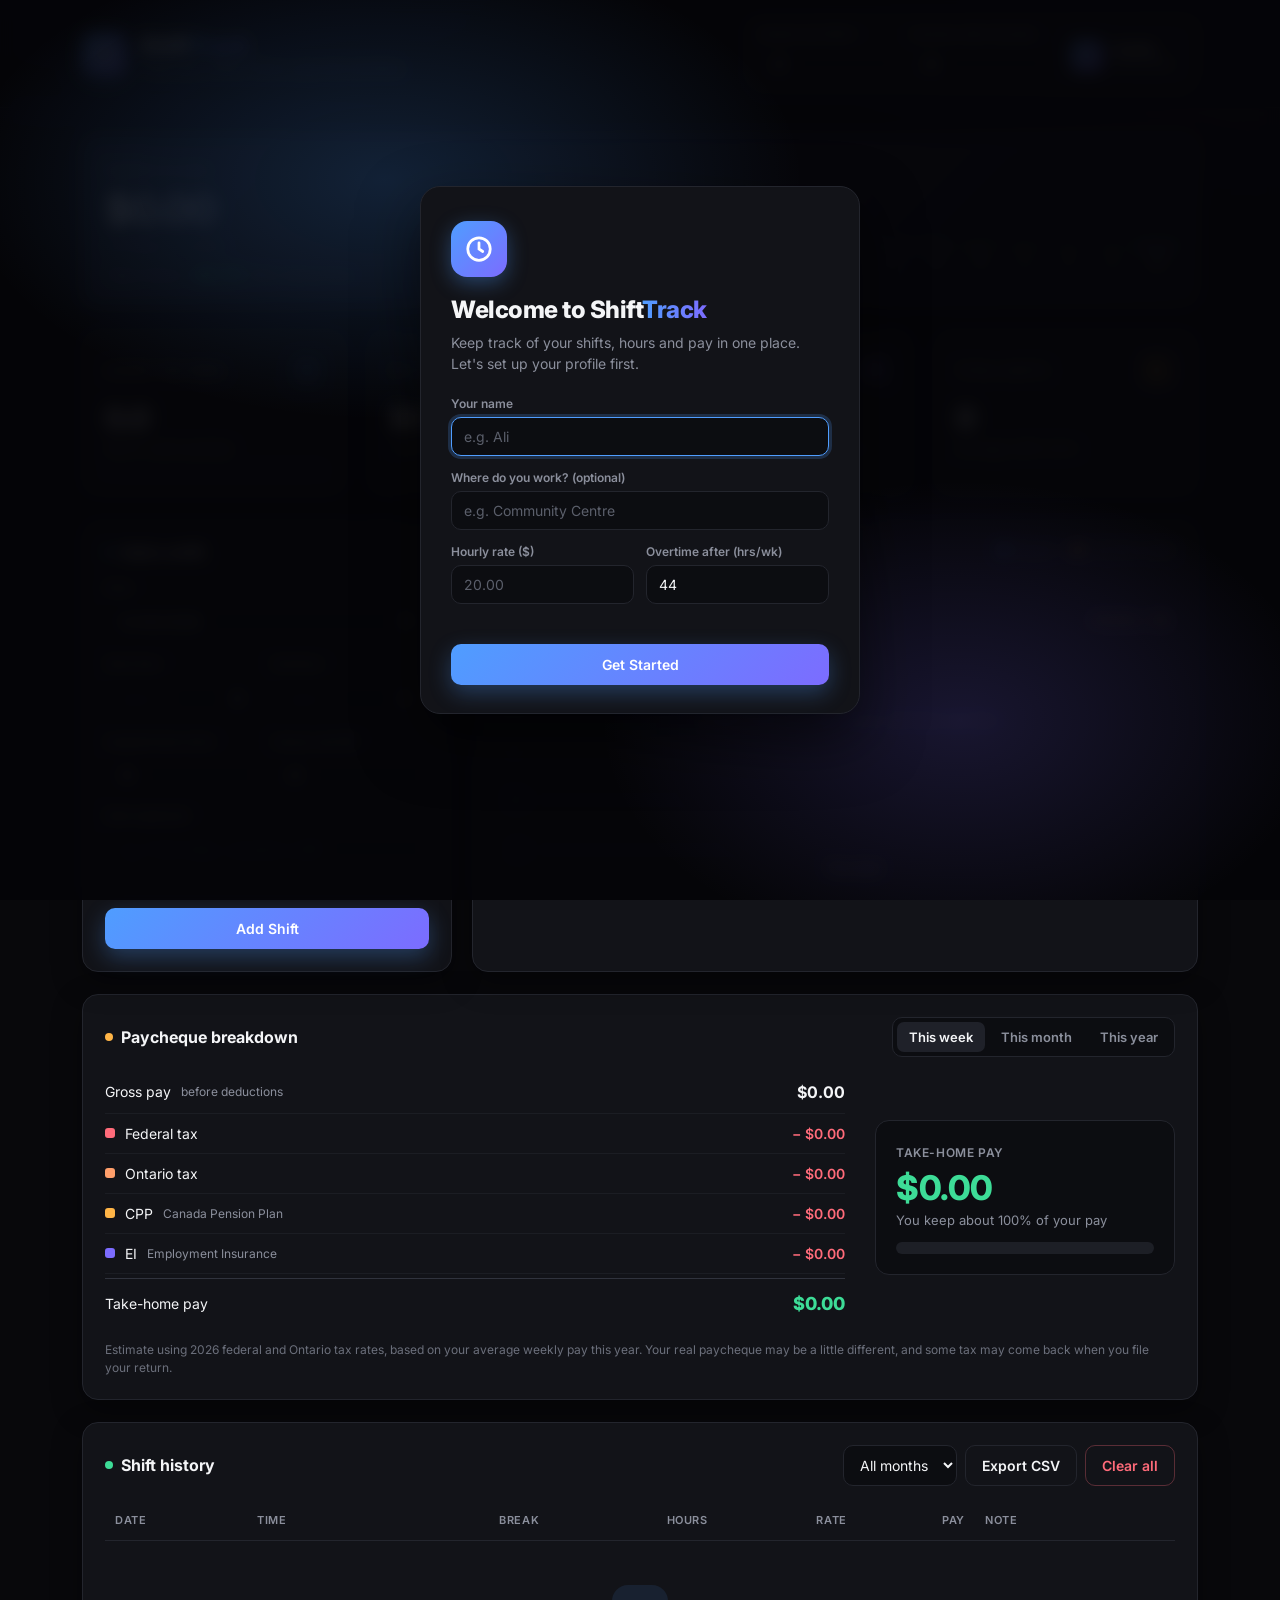
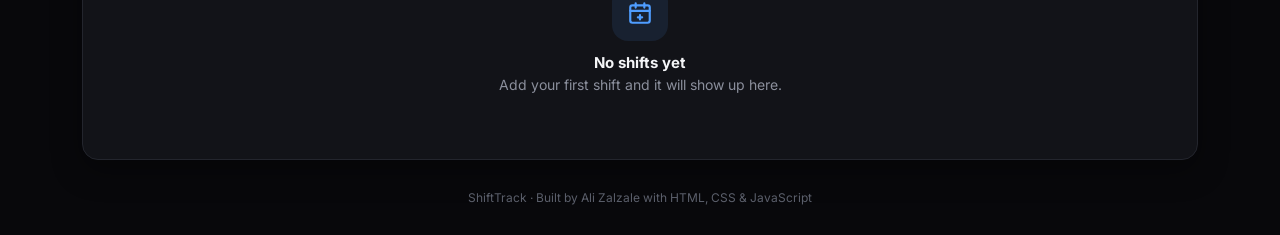
<file: index.html>
<!DOCTYPE html>
<html lang="en">
<head>
  <meta charset="UTF-8">
  <meta name="viewport" content="width=device-width, initial-scale=1.0">
  <title>ShiftTrack – Work Shift & Pay Tracker</title>
  <link rel="icon" href="data:image/svg+xml,<svg xmlns='http://www.w3.org/2000/svg' viewBox='0 0 64 64'><defs><linearGradient id='g' x1='0' y1='0' x2='1' y2='1'><stop offset='0' stop-color='%234f9dff'/><stop offset='1' stop-color='%237c6cff'/></linearGradient></defs><rect width='64' height='64' rx='16' fill='url(%23g)'/><circle cx='32' cy='32' r='17' fill='none' stroke='white' stroke-width='5'/><path d='M32 23v10l7 5' fill='none' stroke='white' stroke-width='5' stroke-linecap='round' stroke-linejoin='round'/></svg>">
  <link rel="preconnect" href="https://fonts.googleapis.com">
  <link href="https://fonts.googleapis.com/css2?family=Inter:wght@400;600;700;800&display=swap" rel="stylesheet">
  <link rel="stylesheet" href="css-shiftracker.css">
</head>
<body>

<!-- Welcome screen (shown the first time, or when editing your profile) -->
<div id="welcome" class="overlay">
  <div class="welcome-box">
    <div class="logo big">
      <svg viewBox="0 0 24 24" fill="none" stroke="#fff" stroke-width="2.2" stroke-linecap="round"><circle cx="12" cy="12" r="9"/><path d="M12 7v5l3 2"/></svg>
    </div>
    <h2 id="welcomeTitle">Welcome to Shift<span>Track</span></h2>
    <p id="welcomeText">Keep track of your shifts, hours and pay in one place. Let's set up your profile first.</p>

    <div class="field">
      <label for="wName">Your name</label>
      <input type="text" id="wName" placeholder="e.g. Ali" maxlength="30">
    </div>
    <div class="field">
      <label for="wJob">Where do you work? (optional)</label>
      <input type="text" id="wJob" placeholder="e.g. Community Centre" maxlength="40">
    </div>
    <div class="row">
      <div><label for="wRate">Hourly rate ($)</label><input type="number" id="wRate" min="0" step="0.01" placeholder="20.00"></div>
      <div><label for="wOT">Overtime after (hrs/wk)</label><input type="number" id="wOT" min="1" step="1" value="44"></div>
    </div>
    <div id="welcomeError"></div>
    <button type="button" class="btn-primary" id="welcomeBtn">Get Started</button>
    <button type="button" class="btn-ghost" id="welcomeCancel">Cancel</button>
  </div>
</div>

<header>
  <div class="header-inner">
    <div class="brand">
      <div class="logo">
        <svg viewBox="0 0 24 24" fill="none" stroke="#fff" stroke-width="2.2" stroke-linecap="round"><circle cx="12" cy="12" r="9"/><path d="M12 7v5l3 2"/></svg>
      </div>
      <div>
        <h1>Shift<span>Track</span></h1>
        <p id="greeting">Track your shifts, hours, pay and overtime.</p>
      </div>
    </div>
    <div class="settings">
      <div>
        <label for="defaultRate">Default rate ($/hr)</label>
        <input type="number" id="defaultRate" min="0" step="0.01">
      </div>
      <div>
        <label for="otLimit">Overtime after (hrs/wk)</label>
        <input type="number" id="otLimit" min="1" step="1">
      </div>
      <button type="button" class="profile-btn" id="profileBtn" title="Edit profile">
        <span class="avatar" id="avatar">?</span>
        <span class="profile-text"><strong id="profileName">Profile</strong><small id="profileJob">Edit profile</small></span>
      </button>
    </div>
  </div>
</header>

<main>
  <!-- Earned this year banner -->
  <section class="card year-card">
    <div class="year-left">
      <span class="year-label" id="yearLabel">Earned this year</span>
      <div class="year-amount" id="yearPay">$0.00</div>
      <div class="year-sub" id="yearSub">0.0 hours · 0 shifts</div>
      <div class="year-net">Take-home ≈ <strong id="yearNet">$0.00</strong> after deductions</div>
    </div>
    <div class="year-months" id="yearMonths"></div>
  </section>
  <!-- Summary cards -->
  <section class="stats">
    <div class="card stat">
      <div class="stat-top">
        <span class="label">Hours this week</span>
        <span class="icon blue"><svg viewBox="0 0 24 24" fill="none" stroke="currentColor" stroke-width="2" stroke-linecap="round"><circle cx="12" cy="12" r="9"/><path d="M12 7v5l3 2"/></svg></span>
      </div>
      <div class="value" id="weekHours">0.0</div>
      <div class="sub" id="weekOT">44.0 h until overtime</div>
      <div class="progress"><div class="progress-fill" id="otProgress"></div></div>
    </div>
    <div class="card stat">
      <div class="stat-top">
        <span class="label">Pay this week</span>
        <span class="icon green"><svg viewBox="0 0 24 24" fill="none" stroke="currentColor" stroke-width="2" stroke-linecap="round"><path d="M12 2v20M17 6H9.5a3.5 3.5 0 0 0 0 7h5a3.5 3.5 0 0 1 0 7H6"/></svg></span>
      </div>
      <div class="value" id="weekPay">$0.00</div>
      <div class="sub" id="weekNet">≈ $0.00 take-home</div>
    </div>
    <div class="card stat">
      <div class="stat-top">
        <span class="label">Pay this month</span>
        <span class="icon indigo"><svg viewBox="0 0 24 24" fill="none" stroke="currentColor" stroke-width="2" stroke-linecap="round"><rect x="3" y="5" width="18" height="16" rx="2"/><path d="M3 10h18M8 3v4M16 3v4"/></svg></span>
      </div>
      <div class="value" id="monthPay">$0.00</div>
      <div class="sub" id="monthNet">≈ $0.00 take-home</div>
    </div>
    <div class="card stat">
      <div class="stat-top">
        <span class="label">Total shifts</span>
        <span class="icon orange"><svg viewBox="0 0 24 24" fill="none" stroke="currentColor" stroke-width="2" stroke-linecap="round"><path d="M9 11l3 3 8-8"/><path d="M20 12v7a2 2 0 0 1-2 2H6a2 2 0 0 1-2-2V5a2 2 0 0 1 2-2h9"/></svg></span>
      </div>
      <div class="value" id="totalShifts">0</div>
      <div class="sub" id="avgShift">Average shift: 0.0 h</div>
    </div>
  </section>

  <section class="grid">
    <!-- Add / edit shift form -->
    <div class="card">
      <h2><span class="dot"></span><span id="formTitle">Add a shift</span></h2>
      <form id="shiftForm" novalidate>
        <div class="field">
          <label for="date">Date</label>
          <input type="date" id="date">
        </div>
        <div class="row">
          <div><label for="start">Start time</label><input type="time" id="start"></div>
          <div><label for="end">End time</label><input type="time" id="end"></div>
        </div>
        <div class="row">
          <div><label for="breakMin">Unpaid break (min)</label><input type="number" id="breakMin" min="0" value="30"></div>
          <div><label for="rate">Hourly rate ($)</label><input type="number" id="rate" min="0" step="0.01"></div>
        </div>
        <div class="field">
          <label for="note">Note (optional)</label>
          <input type="text" id="note" placeholder="e.g. Front desk, covered a shift">
        </div>
        <div id="preview"></div>
        <div id="formError"></div>
        <button type="button" class="btn-primary" id="submitBtn">Add Shift</button>
        <button type="button" class="btn-ghost" id="cancelEdit">Cancel edit</button>
      </form>
    </div>

    <!-- Chart -->
    <div class="card">
      <div class="chart-head">
        <h2><span class="dot" style="background: var(--indigo)"></span>Hours per week</h2>
        <div class="legend">
          <span><i style="background: var(--blue)"></i>Regular</span>
          <span><i style="background: var(--orange)"></i>Overtime week</span>
        </div>
      </div>
      <canvas id="chart"></canvas>
    </div>
  </section>

  <!-- Paycheque breakdown (taxes, CPP, EI) -->
  <section class="card paycheque">
    <div class="table-head">
      <h2><span class="dot" style="background: var(--orange)"></span>Paycheque breakdown</h2>
      <div class="tabs" id="periodTabs">
        <button type="button" data-period="week" class="active">This week</button>
        <button type="button" data-period="month">This month</button>
        <button type="button" data-period="year">This year</button>
      </div>
    </div>
    <div class="pc-body">
      <div class="pc-rows" id="pcRows"></div>
      <div class="pc-side">
        <span class="year-label">Take-home pay</span>
        <div class="pc-net" id="pcNet">$0.00</div>
        <div class="pc-percent" id="pcPercent">You keep 100% of your pay</div>
        <div class="pc-bar" id="pcBar"></div>
      </div>
    </div>
    <p class="pc-note">Estimate using 2026 federal and Ontario tax rates, based on your average weekly pay this year. Your real paycheque may be a little different, and some tax may come back when you file your return.</p>
  </section>

  <!-- Shift history table -->
  <section class="card">
    <div class="table-head">
      <h2><span class="dot" style="background: var(--green)"></span>Shift history</h2>
      <div class="tools">
        <select id="monthFilter"></select>
        <button class="btn-ghost" id="exportBtn">Export CSV</button>
        <button class="btn-danger" id="clearBtn">Clear all</button>
      </div>
    </div>
    <div class="table-wrap">
      <table>
        <thead>
          <tr>
            <th>Date</th><th>Time</th><th class="num">Break</th><th class="num">Hours</th>
            <th class="num">Rate</th><th class="num">Pay</th><th>Note</th><th></th>
          </tr>
        </thead>
        <tbody id="shiftTable"></tbody>
      </table>
    </div>
  </section>
</main>

<footer>ShiftTrack · Built by Ali Zalzale with HTML, CSS &amp; JavaScript</footer>

<div id="toast"></div>

<script src="js-shiftracker.js"></script>
</body>
</html>
</file>
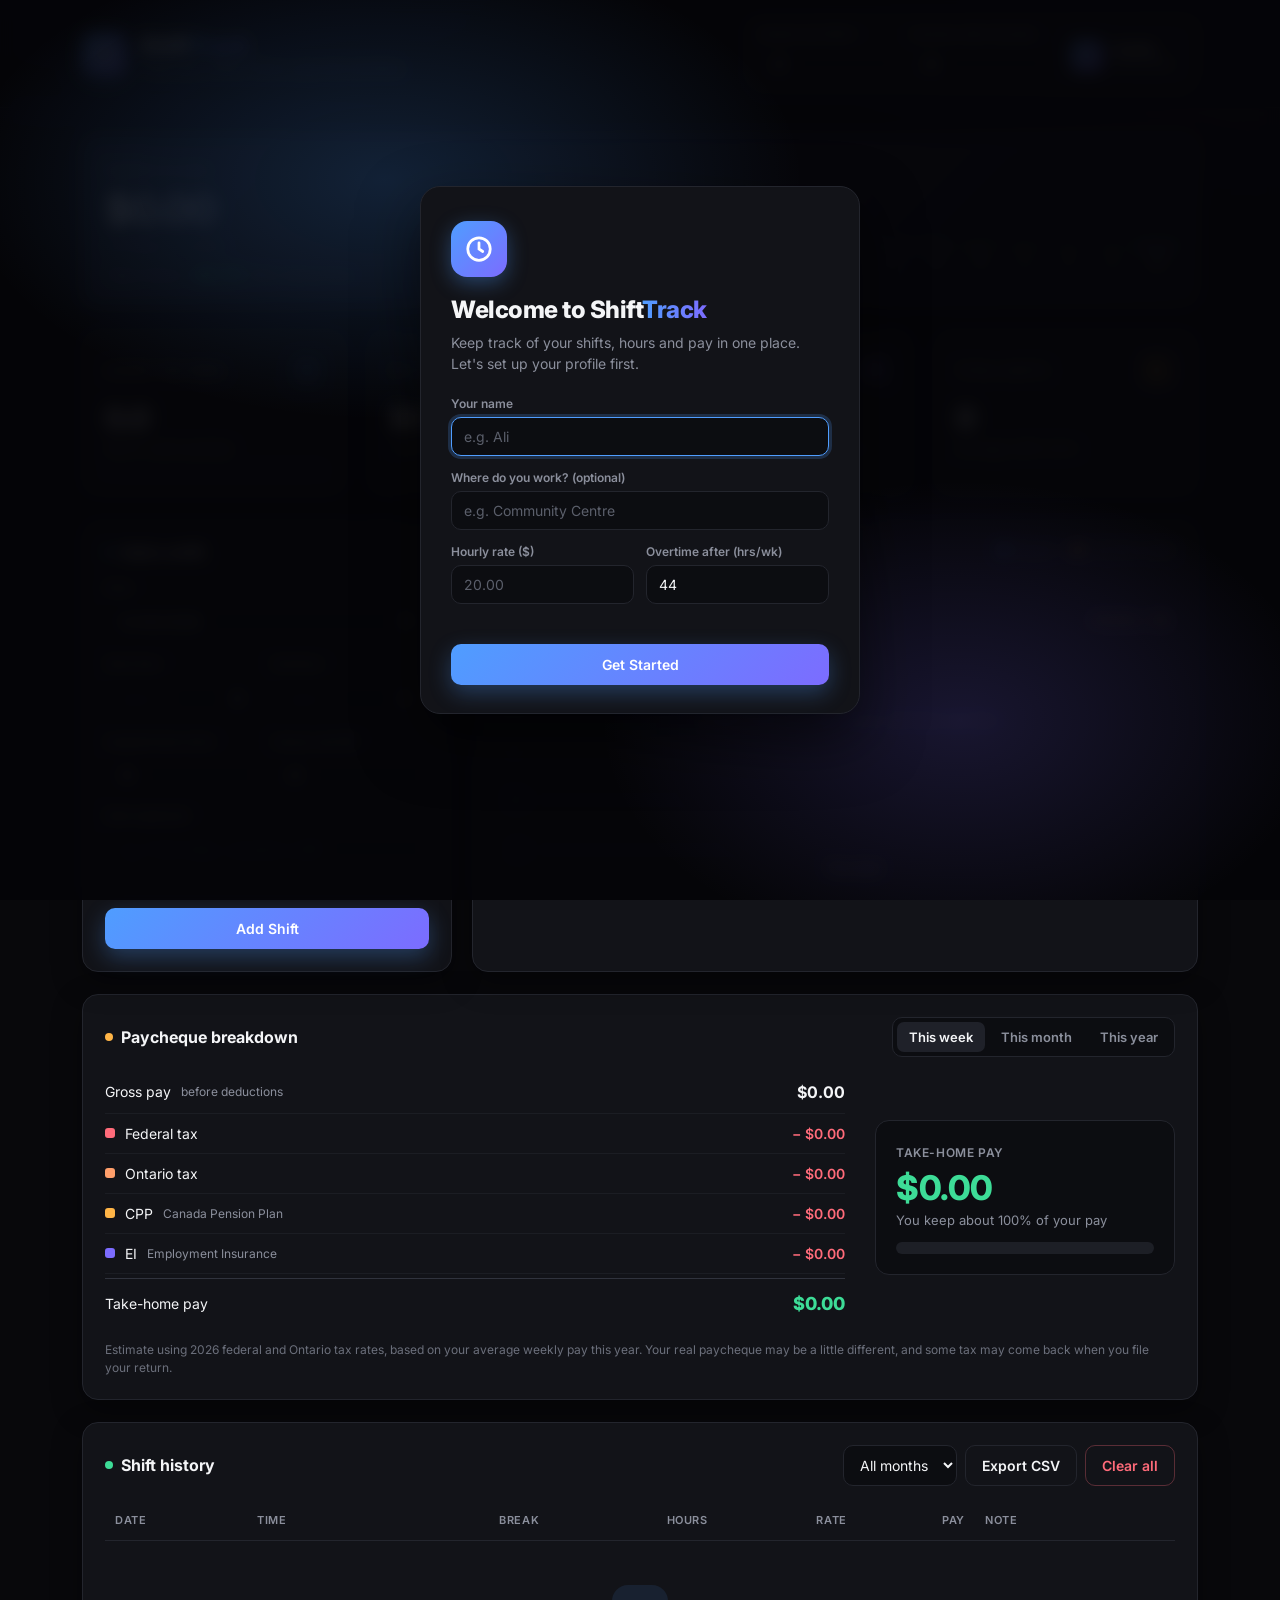
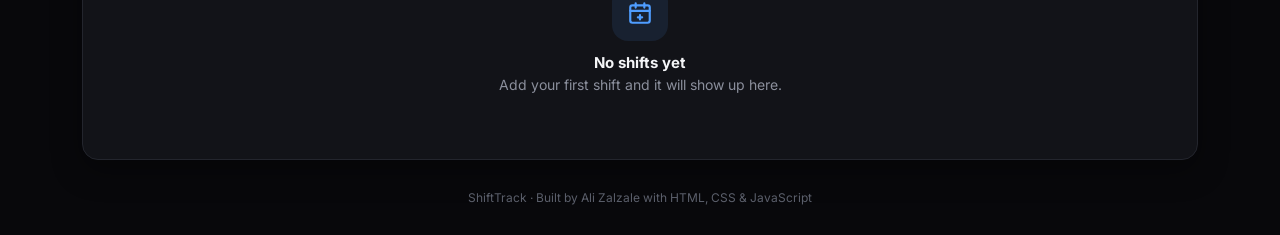
<file: index.html.html>
<!DOCTYPE html>
<html lang="en">
<head>
  <meta charset="UTF-8">
  <meta name="viewport" content="width=device-width, initial-scale=1.0">
  <title>ShiftTrack – Work Shift & Pay Tracker</title>
  <link rel="icon" href="data:image/svg+xml,<svg xmlns='http://www.w3.org/2000/svg' viewBox='0 0 64 64'><defs><linearGradient id='g' x1='0' y1='0' x2='1' y2='1'><stop offset='0' stop-color='%234f9dff'/><stop offset='1' stop-color='%237c6cff'/></linearGradient></defs><rect width='64' height='64' rx='16' fill='url(%23g)'/><circle cx='32' cy='32' r='17' fill='none' stroke='white' stroke-width='5'/><path d='M32 23v10l7 5' fill='none' stroke='white' stroke-width='5' stroke-linecap='round' stroke-linejoin='round'/></svg>">
  <link rel="preconnect" href="https://fonts.googleapis.com">
  <link href="https://fonts.googleapis.com/css2?family=Inter:wght@400;600;700;800&display=swap" rel="stylesheet">
  <link rel="stylesheet" href="css-shiftracker.css">
</head>
<body>

<!-- Welcome screen (shown the first time, or when editing your profile) -->
<div id="welcome" class="overlay">
  <div class="welcome-box">
    <div class="logo big">
      <svg viewBox="0 0 24 24" fill="none" stroke="#fff" stroke-width="2.2" stroke-linecap="round"><circle cx="12" cy="12" r="9"/><path d="M12 7v5l3 2"/></svg>
    </div>
    <h2 id="welcomeTitle">Welcome to Shift<span>Track</span></h2>
    <p id="welcomeText">Keep track of your shifts, hours and pay in one place. Let's set up your profile first.</p>

    <div class="field">
      <label for="wName">Your name</label>
      <input type="text" id="wName" placeholder="e.g. Ali" maxlength="30">
    </div>
    <div class="field">
      <label for="wJob">Where do you work? (optional)</label>
      <input type="text" id="wJob" placeholder="e.g. Community Centre" maxlength="40">
    </div>
    <div class="row">
      <div><label for="wRate">Hourly rate ($)</label><input type="number" id="wRate" min="0" step="0.01" placeholder="20.00"></div>
      <div><label for="wOT">Overtime after (hrs/wk)</label><input type="number" id="wOT" min="1" step="1" value="44"></div>
    </div>
    <div id="welcomeError"></div>
    <button type="button" class="btn-primary" id="welcomeBtn">Get Started</button>
    <button type="button" class="btn-ghost" id="welcomeCancel">Cancel</button>
  </div>
</div>

<header>
  <div class="header-inner">
    <div class="brand">
      <div class="logo">
        <svg viewBox="0 0 24 24" fill="none" stroke="#fff" stroke-width="2.2" stroke-linecap="round"><circle cx="12" cy="12" r="9"/><path d="M12 7v5l3 2"/></svg>
      </div>
      <div>
        <h1>Shift<span>Track</span></h1>
        <p id="greeting">Track your shifts, hours, pay and overtime.</p>
      </div>
    </div>
    <div class="settings">
      <div>
        <label for="defaultRate">Default rate ($/hr)</label>
        <input type="number" id="defaultRate" min="0" step="0.01">
      </div>
      <div>
        <label for="otLimit">Overtime after (hrs/wk)</label>
        <input type="number" id="otLimit" min="1" step="1">
      </div>
      <button type="button" class="profile-btn" id="profileBtn" title="Edit profile">
        <span class="avatar" id="avatar">?</span>
        <span class="profile-text"><strong id="profileName">Profile</strong><small id="profileJob">Edit profile</small></span>
      </button>
    </div>
  </div>
</header>

<main>
  <!-- Earned this year banner -->
  <section class="card year-card">
    <div class="year-left">
      <span class="year-label" id="yearLabel">Earned this year</span>
      <div class="year-amount" id="yearPay">$0.00</div>
      <div class="year-sub" id="yearSub">0.0 hours · 0 shifts</div>
      <div class="year-net">Take-home ≈ <strong id="yearNet">$0.00</strong> after deductions</div>
    </div>
    <div class="year-months" id="yearMonths"></div>
  </section>
  <!-- Summary cards -->
  <section class="stats">
    <div class="card stat">
      <div class="stat-top">
        <span class="label">Hours this week</span>
        <span class="icon blue"><svg viewBox="0 0 24 24" fill="none" stroke="currentColor" stroke-width="2" stroke-linecap="round"><circle cx="12" cy="12" r="9"/><path d="M12 7v5l3 2"/></svg></span>
      </div>
      <div class="value" id="weekHours">0.0</div>
      <div class="sub" id="weekOT">44.0 h until overtime</div>
      <div class="progress"><div class="progress-fill" id="otProgress"></div></div>
    </div>
    <div class="card stat">
      <div class="stat-top">
        <span class="label">Pay this week</span>
        <span class="icon green"><svg viewBox="0 0 24 24" fill="none" stroke="currentColor" stroke-width="2" stroke-linecap="round"><path d="M12 2v20M17 6H9.5a3.5 3.5 0 0 0 0 7h5a3.5 3.5 0 0 1 0 7H6"/></svg></span>
      </div>
      <div class="value" id="weekPay">$0.00</div>
      <div class="sub" id="weekNet">≈ $0.00 take-home</div>
    </div>
    <div class="card stat">
      <div class="stat-top">
        <span class="label">Pay this month</span>
        <span class="icon indigo"><svg viewBox="0 0 24 24" fill="none" stroke="currentColor" stroke-width="2" stroke-linecap="round"><rect x="3" y="5" width="18" height="16" rx="2"/><path d="M3 10h18M8 3v4M16 3v4"/></svg></span>
      </div>
      <div class="value" id="monthPay">$0.00</div>
      <div class="sub" id="monthNet">≈ $0.00 take-home</div>
    </div>
    <div class="card stat">
      <div class="stat-top">
        <span class="label">Total shifts</span>
        <span class="icon orange"><svg viewBox="0 0 24 24" fill="none" stroke="currentColor" stroke-width="2" stroke-linecap="round"><path d="M9 11l3 3 8-8"/><path d="M20 12v7a2 2 0 0 1-2 2H6a2 2 0 0 1-2-2V5a2 2 0 0 1 2-2h9"/></svg></span>
      </div>
      <div class="value" id="totalShifts">0</div>
      <div class="sub" id="avgShift">Average shift: 0.0 h</div>
    </div>
  </section>

  <section class="grid">
    <!-- Add / edit shift form -->
    <div class="card">
      <h2><span class="dot"></span><span id="formTitle">Add a shift</span></h2>
      <form id="shiftForm" novalidate>
        <div class="field">
          <label for="date">Date</label>
          <input type="date" id="date">
        </div>
        <div class="row">
          <div><label for="start">Start time</label><input type="time" id="start"></div>
          <div><label for="end">End time</label><input type="time" id="end"></div>
        </div>
        <div class="row">
          <div><label for="breakMin">Unpaid break (min)</label><input type="number" id="breakMin" min="0" value="30"></div>
          <div><label for="rate">Hourly rate ($)</label><input type="number" id="rate" min="0" step="0.01"></div>
        </div>
        <div class="field">
          <label for="note">Note (optional)</label>
          <input type="text" id="note" placeholder="e.g. Front desk, covered a shift">
        </div>
        <div id="preview"></div>
        <div id="formError"></div>
        <button type="button" class="btn-primary" id="submitBtn">Add Shift</button>
        <button type="button" class="btn-ghost" id="cancelEdit">Cancel edit</button>
      </form>
    </div>

    <!-- Chart -->
    <div class="card">
      <div class="chart-head">
        <h2><span class="dot" style="background: var(--indigo)"></span>Hours per week</h2>
        <div class="legend">
          <span><i style="background: var(--blue)"></i>Regular</span>
          <span><i style="background: var(--orange)"></i>Overtime week</span>
        </div>
      </div>
      <canvas id="chart"></canvas>
    </div>
  </section>

  <!-- Paycheque breakdown (taxes, CPP, EI) -->
  <section class="card paycheque">
    <div class="table-head">
      <h2><span class="dot" style="background: var(--orange)"></span>Paycheque breakdown</h2>
      <div class="tabs" id="periodTabs">
        <button type="button" data-period="week" class="active">This week</button>
        <button type="button" data-period="month">This month</button>
        <button type="button" data-period="year">This year</button>
      </div>
    </div>
    <div class="pc-body">
      <div class="pc-rows" id="pcRows"></div>
      <div class="pc-side">
        <span class="year-label">Take-home pay</span>
        <div class="pc-net" id="pcNet">$0.00</div>
        <div class="pc-percent" id="pcPercent">You keep 100% of your pay</div>
        <div class="pc-bar" id="pcBar"></div>
      </div>
    </div>
    <p class="pc-note">Estimate using 2026 federal and Ontario tax rates, based on your average weekly pay this year. Your real paycheque may be a little different, and some tax may come back when you file your return.</p>
  </section>

  <!-- Shift history table -->
  <section class="card">
    <div class="table-head">
      <h2><span class="dot" style="background: var(--green)"></span>Shift history</h2>
      <div class="tools">
        <select id="monthFilter"></select>
        <button class="btn-ghost" id="exportBtn">Export CSV</button>
        <button class="btn-danger" id="clearBtn">Clear all</button>
      </div>
    </div>
    <div class="table-wrap">
      <table>
        <thead>
          <tr>
            <th>Date</th><th>Time</th><th class="num">Break</th><th class="num">Hours</th>
            <th class="num">Rate</th><th class="num">Pay</th><th>Note</th><th></th>
          </tr>
        </thead>
        <tbody id="shiftTable"></tbody>
      </table>
    </div>
  </section>
</main>

<footer>ShiftTrack · Built by Ali Zalzale with HTML, CSS &amp; JavaScript</footer>

<div id="toast"></div>

<script src="js-shiftracker.js"></script>
</body>
</html>
</file>
<file: css-shiftracker.css>
/* =========================================================
   ShiftTrack – Styles
   ========================================================= */

/* ---------- Colours and shared values ---------- */
:root {
  --bg: #08080b;
  --card: #121318;
  --card-hover: #16171d;
  --input: #0c0d11;
  --border: #23252d;
  --border-light: #30333d;
  --text: #f4f5f7;
  --muted: #8b8f9c;
  --blue: #4f9dff;
  --indigo: #7c6cff;
  --green: #3ddc97;
  --orange: #ffb547;
  --red: #ff6b7a;
  --radius: 16px;
  --shadow: 0 10px 30px rgba(0, 0, 0, 0.35);
}

* { box-sizing: border-box; }

body {
  margin: 0;
  font-family: "Inter", "Segoe UI", Arial, sans-serif;
  color: var(--text);
  background:
    radial-gradient(900px 400px at 15% -10%, rgba(79, 157, 255, 0.12), transparent 60%),
    radial-gradient(700px 350px at 95% 0%, rgba(124, 108, 255, 0.10), transparent 60%),
    var(--bg);
  background-attachment: fixed;
  min-height: 100vh;
  -webkit-font-smoothing: antialiased;
}

/* ---------- Header ---------- */
header {
  position: sticky;
  top: 0;
  z-index: 10;
  backdrop-filter: blur(12px);
  background: rgba(8, 8, 11, 0.75);
  border-bottom: 1px solid var(--border);
}

.header-inner {
  max-width: 1180px;
  margin: 0 auto;
  padding: 16px 32px;
  display: flex;
  justify-content: space-between;
  align-items: center;
  gap: 20px;
}

.brand { display: flex; align-items: center; gap: 14px; }

.logo {
  width: 44px;
  height: 44px;
  border-radius: 12px;
  display: grid;
  place-items: center;
  background: linear-gradient(135deg, var(--blue), var(--indigo));
  box-shadow: 0 6px 20px rgba(79, 157, 255, 0.35);
}
.logo svg { width: 24px; height: 24px; }

.brand h1 { margin: 0; font-size: 22px; font-weight: 800; letter-spacing: -0.5px; }
.brand h1 span {
  background: linear-gradient(90deg, var(--blue), var(--indigo));
  -webkit-background-clip: text;
  background-clip: text;
  color: transparent;
}
.brand p { margin: 2px 0 0; color: var(--muted); font-size: 13px; }

.settings {
  display: flex;
  gap: 12px;
  background: var(--card);
  border: 1px solid var(--border);
  border-radius: 14px;
  padding: 10px 12px;
}
.settings > div { width: 140px; }
.settings label { font-size: 11px; }
.settings input { padding: 7px 10px; }

/* ---------- Layout ---------- */
main { max-width: 1180px; margin: 0 auto; padding: 28px 32px 20px; }

.card {
  background: var(--card);
  border: 1px solid var(--border);
  border-radius: var(--radius);
  padding: 22px;
  box-shadow: var(--shadow);
}

h2 {
  font-size: 16px;
  font-weight: 700;
  margin: 0 0 18px;
  display: flex;
  align-items: center;
  gap: 8px;
}
h2 .dot { width: 8px; height: 8px; border-radius: 50%; background: var(--blue); }

/* ---------- Summary cards ---------- */
.stats {
  display: grid;
  grid-template-columns: repeat(4, 1fr);
  gap: 18px;
  margin-bottom: 22px;
}

.stat {
  position: relative;
  overflow: hidden;
  transition: transform 0.2s, border-color 0.2s, background 0.2s;
}
.stat:hover { transform: translateY(-3px); border-color: var(--border-light); background: var(--card-hover); }

.stat-top { display: flex; justify-content: space-between; align-items: center; }
.stat .label { color: var(--muted); font-size: 12px; font-weight: 600; text-transform: uppercase; letter-spacing: 0.6px; }

.icon {
  width: 36px;
  height: 36px;
  border-radius: 10px;
  display: grid;
  place-items: center;
}
.icon svg { width: 18px; height: 18px; }
.icon.blue   { background: rgba(79, 157, 255, 0.14); color: var(--blue); }
.icon.green  { background: rgba(61, 220, 151, 0.14); color: var(--green); }
.icon.indigo { background: rgba(124, 108, 255, 0.16); color: var(--indigo); }
.icon.orange { background: rgba(255, 181, 71, 0.14); color: var(--orange); }

.stat .value { font-size: 30px; font-weight: 800; margin-top: 12px; letter-spacing: -0.5px; }
.stat .sub { color: var(--muted); font-size: 13px; margin-top: 4px; }

/* Progress bar toward overtime */
.progress {
  height: 6px;
  border-radius: 99px;
  background: #1d1f26;
  margin-top: 12px;
  overflow: hidden;
}
.progress-fill {
  height: 100%;
  width: 0;
  border-radius: 99px;
  background: linear-gradient(90deg, var(--blue), var(--indigo));
  transition: width 0.5s ease;
}
.progress-fill.over { background: linear-gradient(90deg, var(--orange), #ff8a47); }

/* ---------- Form + chart row ---------- */
.grid {
  display: grid;
  grid-template-columns: 370px 1fr;
  gap: 20px;
  margin-bottom: 22px;
}

label {
  display: block;
  font-size: 12px;
  font-weight: 600;
  color: var(--muted);
  margin-bottom: 6px;
}

input, select {
  width: 100%;
  padding: 10px 12px;
  border-radius: 10px;
  border: 1px solid var(--border);
  background: var(--input);
  color: var(--text);
  font-size: 14px;
  font-family: inherit;
  color-scheme: dark;
  transition: border-color 0.2s, box-shadow 0.2s;
}
input:hover, select:hover { border-color: var(--border-light); }
input:focus, select:focus {
  outline: none;
  border-color: var(--blue);
  box-shadow: 0 0 0 3px rgba(79, 157, 255, 0.2);
}
input::placeholder { color: #5b5f6b; }

.field { margin-bottom: 14px; }
.row { display: grid; grid-template-columns: 1fr 1fr; gap: 12px; margin-bottom: 14px; }

/* Live preview of the shift */
#preview {
  display: none;
  align-items: center;
  justify-content: space-between;
  background: rgba(61, 220, 151, 0.08);
  border: 1px solid rgba(61, 220, 151, 0.25);
  color: var(--green);
  border-radius: 10px;
  padding: 10px 12px;
  font-size: 13px;
  margin-bottom: 12px;
}
#preview.show { display: flex; }
#preview strong { font-size: 15px; }

#formError { color: var(--red); font-size: 13px; min-height: 18px; margin-bottom: 8px; }

/* ---------- Buttons ---------- */
button {
  cursor: pointer;
  border: none;
  border-radius: 10px;
  padding: 10px 16px;
  font-size: 14px;
  font-weight: 600;
  font-family: inherit;
  transition: transform 0.15s, box-shadow 0.2s, background 0.2s, border-color 0.2s;
}
button:active { transform: scale(0.97); }

.btn-primary {
  width: 100%;
  padding: 12px;
  color: #fff;
  background: linear-gradient(135deg, var(--blue), var(--indigo));
  box-shadow: 0 8px 22px rgba(79, 157, 255, 0.3);
}
.btn-primary:hover { box-shadow: 0 10px 28px rgba(124, 108, 255, 0.45); transform: translateY(-1px); }

.btn-ghost {
  background: transparent;
  color: var(--text);
  border: 1px solid var(--border);
}
.btn-ghost:hover { border-color: var(--border-light); background: #1a1b21; }

.btn-danger {
  background: transparent;
  color: var(--red);
  border: 1px solid rgba(255, 107, 122, 0.3);
}
.btn-danger:hover { background: rgba(255, 107, 122, 0.1); }

.btn-icon {
  width: 32px;
  height: 32px;
  padding: 0;
  display: inline-grid;
  place-items: center;
  border-radius: 8px;
}
.btn-icon svg { width: 15px; height: 15px; }

#cancelEdit { width: 100%; margin-top: 8px; display: none; }

/* ---------- Chart ---------- */
.chart-head { display: flex; justify-content: space-between; align-items: flex-start; }
.legend { display: flex; gap: 14px; font-size: 12px; color: var(--muted); }
.legend span { display: flex; align-items: center; gap: 6px; }
.legend i { width: 10px; height: 10px; border-radius: 3px; display: inline-block; }

canvas { width: 100%; height: 300px; display: block; }

/* ---------- Table ---------- */
.table-head {
  display: flex;
  justify-content: space-between;
  align-items: center;
  margin-bottom: 14px;
  gap: 12px;
}
.table-head h2 { margin: 0; }
.tools { display: flex; gap: 8px; }
.tools select { width: auto; }

.table-wrap { overflow-x: auto; }

table { width: 100%; border-collapse: collapse; font-size: 14px; }
th, td { text-align: left; padding: 13px 10px; white-space: nowrap; }
th {
  color: var(--muted);
  font-weight: 600;
  font-size: 11px;
  text-transform: uppercase;
  letter-spacing: 0.6px;
  border-bottom: 1px solid var(--border);
}
td { border-bottom: 1px solid #1b1d23; }
tbody tr { transition: background 0.15s; }
tbody tr:hover { background: #17181e; }
tbody tr:last-child td { border-bottom: none; }

.num { text-align: right; }
.date-main { font-weight: 600; }
.muted { color: var(--muted); }
.pay { font-weight: 700; color: var(--green); }
.actions { display: flex; gap: 6px; justify-content: flex-end; }

.tag {
  display: inline-block;
  background: rgba(255, 181, 71, 0.12);
  color: var(--orange);
  font-size: 11px;
  font-weight: 700;
  padding: 2px 7px;
  border-radius: 99px;
  margin-left: 6px;
}

/* Empty state */
.empty { text-align: center; padding: 44px 10px; color: var(--muted); }
.empty .empty-icon {
  width: 56px;
  height: 56px;
  margin: 0 auto 12px;
  border-radius: 16px;
  display: grid;
  place-items: center;
  background: rgba(79, 157, 255, 0.1);
  color: var(--blue);
}
.empty .empty-icon svg { width: 26px; height: 26px; }
.empty strong { display: block; color: var(--text); font-size: 15px; margin-bottom: 4px; }

/* ---------- Toast message ---------- */
#toast {
  position: fixed;
  bottom: 24px;
  right: 24px;
  display: flex;
  align-items: center;
  gap: 10px;
  background: var(--card);
  border: 1px solid rgba(61, 220, 151, 0.35);
  color: var(--text);
  padding: 12px 18px;
  border-radius: 12px;
  font-weight: 600;
  box-shadow: var(--shadow);
  opacity: 0;
  transform: translateY(12px);
  transition: opacity 0.3s, transform 0.3s;
  pointer-events: none;
}
#toast::before {
  content: "✓";
  width: 22px;
  height: 22px;
  border-radius: 50%;
  display: grid;
  place-items: center;
  background: var(--green);
  color: #000;
  font-size: 13px;
}
#toast.show { opacity: 1; transform: translateY(0); }

/* ---------- Profile button (top right) ---------- */
.settings { align-items: end; }
.profile-btn {
  display: flex;
  align-items: center;
  gap: 10px;
  background: transparent;
  border: 1px solid var(--border);
  padding: 6px 12px 6px 6px;
  color: var(--text);
  text-align: left;
}
.profile-btn:hover { border-color: var(--border-light); background: #1a1b21; }
.avatar {
  width: 34px;
  height: 34px;
  border-radius: 10px;
  display: grid;
  place-items: center;
  font-weight: 800;
  font-size: 14px;
  color: #fff;
  background: linear-gradient(135deg, var(--blue), var(--indigo));
}
.profile-text { display: flex; flex-direction: column; line-height: 1.2; }
.profile-text strong { font-size: 13px; }
.profile-text small { font-size: 11px; color: var(--muted); font-weight: 500; }

/* ---------- Welcome screen ---------- */
.overlay {
  position: fixed;
  inset: 0;
  z-index: 100;
  display: none;
  align-items: center;
  justify-content: center;
  padding: 20px;
  background:
    radial-gradient(700px 400px at 30% 20%, rgba(79, 157, 255, 0.18), transparent 60%),
    radial-gradient(600px 400px at 75% 80%, rgba(124, 108, 255, 0.16), transparent 60%),
    rgba(5, 5, 8, 0.92);
  backdrop-filter: blur(8px);
}
.overlay.show { display: flex; animation: fadeIn 0.35s ease; }

.welcome-box {
  width: 100%;
  max-width: 440px;
  background: var(--card);
  border: 1px solid var(--border);
  border-radius: 20px;
  padding: 34px 30px 28px;
  box-shadow: 0 25px 60px rgba(0, 0, 0, 0.55);
  animation: popUp 0.4s ease;
}
.logo.big { width: 56px; height: 56px; border-radius: 16px; margin-bottom: 18px; }
.logo.big svg { width: 30px; height: 30px; }
.welcome-box h2 { font-size: 24px; font-weight: 800; margin: 0 0 8px; display: block; letter-spacing: -0.5px; }
.welcome-box h2 span {
  background: linear-gradient(90deg, var(--blue), var(--indigo));
  -webkit-background-clip: text;
  background-clip: text;
  color: transparent;
}
.welcome-box > p { color: var(--muted); font-size: 14px; line-height: 1.5; margin: 0 0 22px; }
#welcomeError { color: var(--red); font-size: 13px; min-height: 18px; margin-bottom: 8px; }
#welcomeCancel { width: 100%; margin-top: 8px; display: none; }

@keyframes fadeIn { from { opacity: 0; } to { opacity: 1; } }
@keyframes popUp { from { opacity: 0; transform: translateY(16px) scale(0.98); } to { opacity: 1; transform: none; } }

/* ---------- Footer ---------- */
footer {
  text-align: center;
  color: #5b5f6b;
  font-size: 12px;
  padding: 10px 0 30px;
}

/* ---------- Smaller screens ---------- */
@media (max-width: 980px) {
  .stats { grid-template-columns: repeat(2, 1fr); }
  .grid { grid-template-columns: 1fr; }
}

@media (max-width: 640px) {
  .header-inner { flex-direction: column; align-items: flex-start; padding: 14px 18px; }
  .settings { width: 100%; }
  .settings { flex-wrap: wrap; }
  .settings > div { flex: 1; width: auto; }
  .profile-btn { width: 100%; }
  main { padding: 20px 18px; }
  .stats { grid-template-columns: 1fr; }
  .table-head { flex-direction: column; align-items: flex-start; }
}

/* ---------- Earned this year banner ---------- */
.year-card {
  display: flex;
  justify-content: space-between;
  align-items: center;
  gap: 30px;
  margin-bottom: 22px;
  background:
    linear-gradient(135deg, rgba(79, 157, 255, 0.14), rgba(124, 108, 255, 0.10) 50%, transparent),
    var(--card);
  border-color: rgba(124, 108, 255, 0.3);
}
.year-label {
  color: var(--muted);
  font-size: 12px;
  font-weight: 600;
  text-transform: uppercase;
  letter-spacing: 0.6px;
}
.year-amount {
  font-size: 40px;
  font-weight: 800;
  letter-spacing: -1px;
  margin-top: 6px;
  background: linear-gradient(90deg, #ffffff, #c9c3ff);
  -webkit-background-clip: text;
  background-clip: text;
  color: transparent;
}
.year-sub { color: var(--muted); font-size: 13px; margin-top: 4px; }

/* Small bar for each month */
.year-months {
  display: flex;
  align-items: flex-end;
  gap: 8px;
  height: 90px;
  flex: 1;
  max-width: 520px;
}
.month {
  flex: 1;
  display: flex;
  flex-direction: column;
  align-items: center;
  justify-content: flex-end;
  height: 100%;
  gap: 6px;
}
.month-bar {
  width: 100%;
  min-height: 4px;
  border-radius: 5px 5px 2px 2px;
  background: #23252d;
  transition: height 0.5s ease;
}
.month-bar.filled { background: linear-gradient(180deg, var(--blue), var(--indigo)); }
.month.current .month-bar { box-shadow: 0 0 0 2px rgba(79, 157, 255, 0.4); }
.month span { font-size: 10px; color: #6b6f7b; }
.month.current span { color: var(--text); font-weight: 700; }

@media (max-width: 760px) {
  .year-card { flex-direction: column; align-items: flex-start; }
  .year-months { width: 100%; max-width: none; }
}

.year-net { margin-top: 10px; font-size: 14px; color: var(--muted); }
.year-net strong { color: var(--green); font-size: 16px; }

/* ---------- Paycheque breakdown ---------- */
.paycheque { margin-bottom: 22px; }

.tabs {
  display: flex;
  gap: 4px;
  background: var(--input);
  border: 1px solid var(--border);
  border-radius: 10px;
  padding: 4px;
}
.tabs button {
  background: transparent;
  color: var(--muted);
  padding: 7px 12px;
  font-size: 13px;
  border-radius: 7px;
}
.tabs button:hover { color: var(--text); }
.tabs button.active { background: #1f2129; color: var(--text); }

.pc-body {
  display: grid;
  grid-template-columns: 1fr 300px;
  gap: 30px;
  align-items: center;
}

.pc-row {
  display: flex;
  justify-content: space-between;
  align-items: center;
  padding: 11px 0;
  border-bottom: 1px solid #1b1d23;
  font-size: 14px;
}
.pc-row:last-child { border-bottom: none; }
.pc-row .name { display: flex; align-items: center; gap: 10px; }
.pc-row .name i { width: 10px; height: 10px; border-radius: 3px; display: inline-block; }
.pc-row .name small { color: var(--muted); font-size: 12px; }
.pc-row .amount { font-weight: 600; }
.pc-row .minus { color: var(--red); }
.pc-row.total { border-top: 1px solid var(--border-light); border-bottom: none; margin-top: 4px; padding-top: 14px; }
.pc-row.total .amount { color: var(--green); font-size: 18px; font-weight: 800; }
.pc-row.gross .amount { font-size: 16px; font-weight: 700; }

.pc-side {
  background: var(--input);
  border: 1px solid var(--border);
  border-radius: 14px;
  padding: 20px;
}
.pc-net { font-size: 34px; font-weight: 800; color: var(--green); margin-top: 6px; letter-spacing: -0.5px; }
.pc-percent { color: var(--muted); font-size: 13px; margin: 4px 0 14px; }

/* Bar split into take-home and deductions */
.pc-bar {
  display: flex;
  height: 12px;
  border-radius: 99px;
  overflow: hidden;
  background: #1d1f26;
}
.pc-bar div { height: 100%; transition: width 0.5s ease; }

.pc-note { color: #6b6f7b; font-size: 12px; margin: 16px 0 0; line-height: 1.5; }

@media (max-width: 860px) {
  .pc-body { grid-template-columns: 1fr; }
}
</file>
